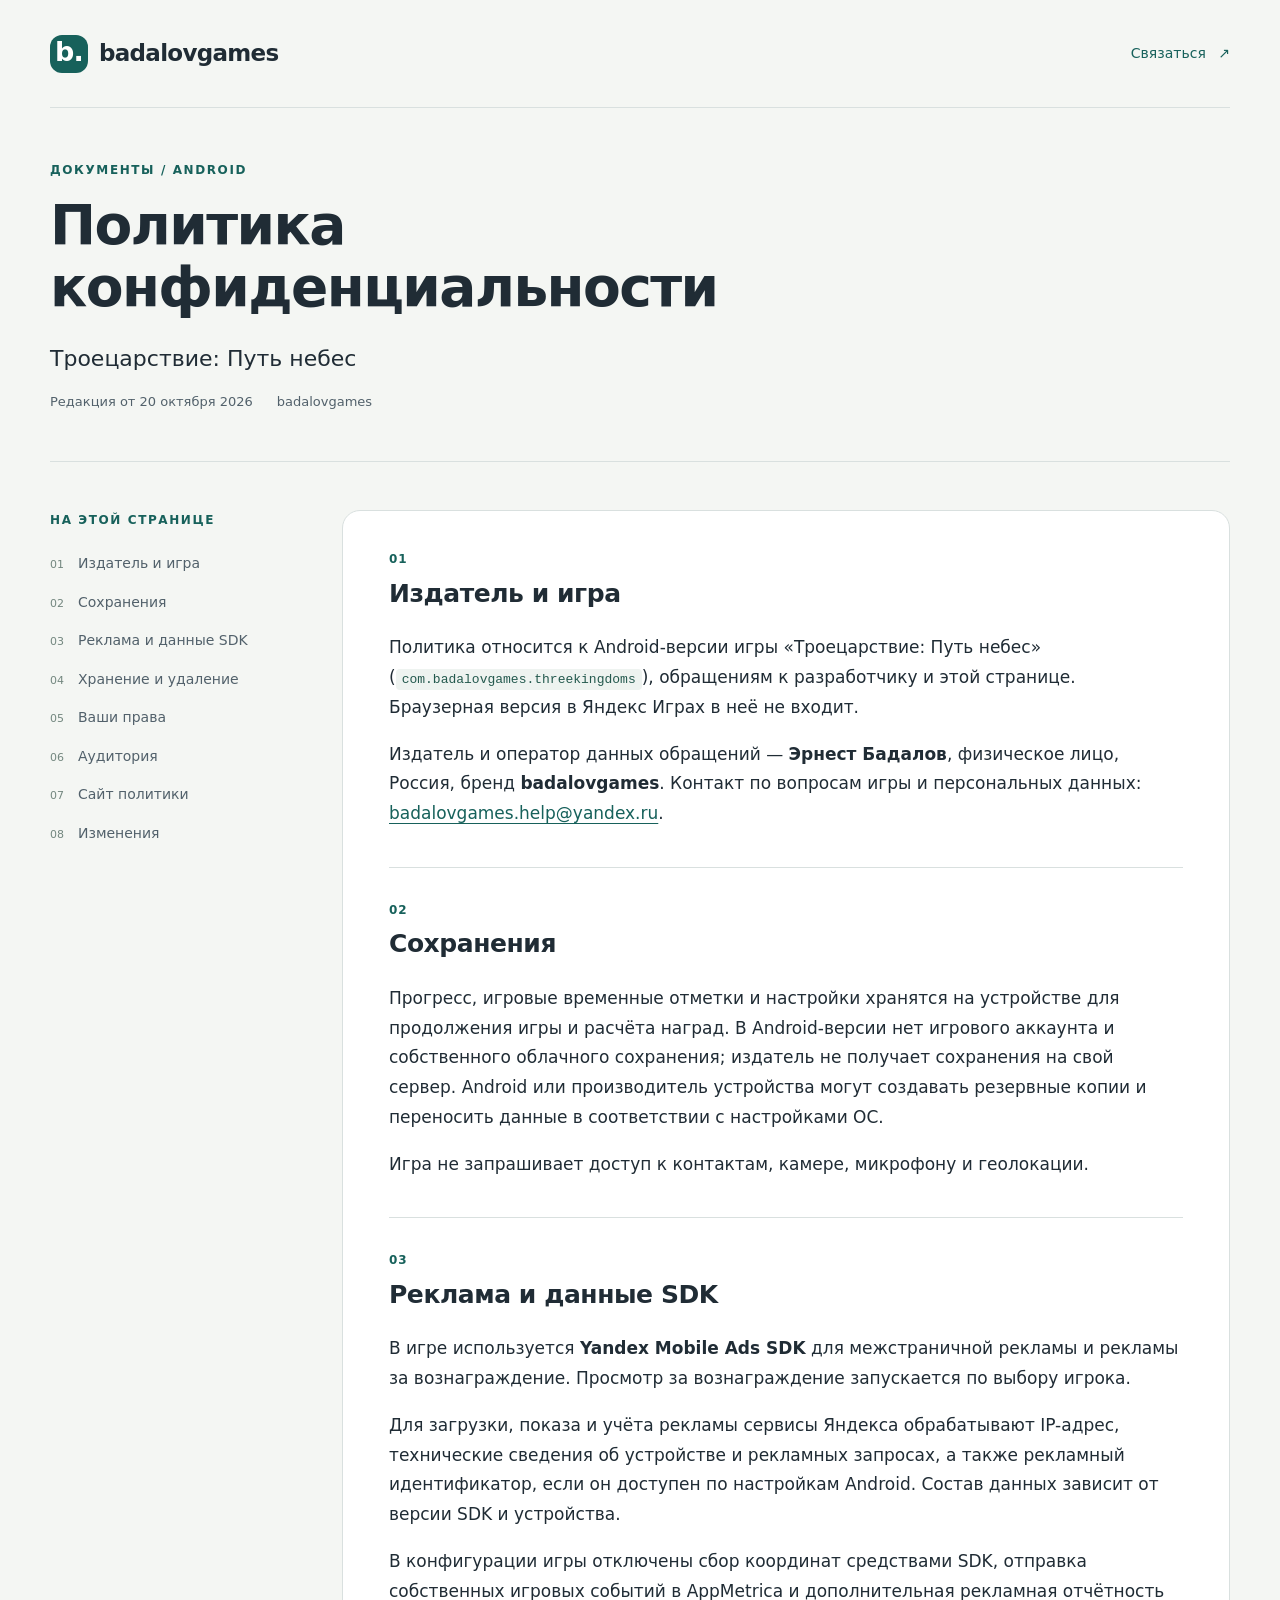
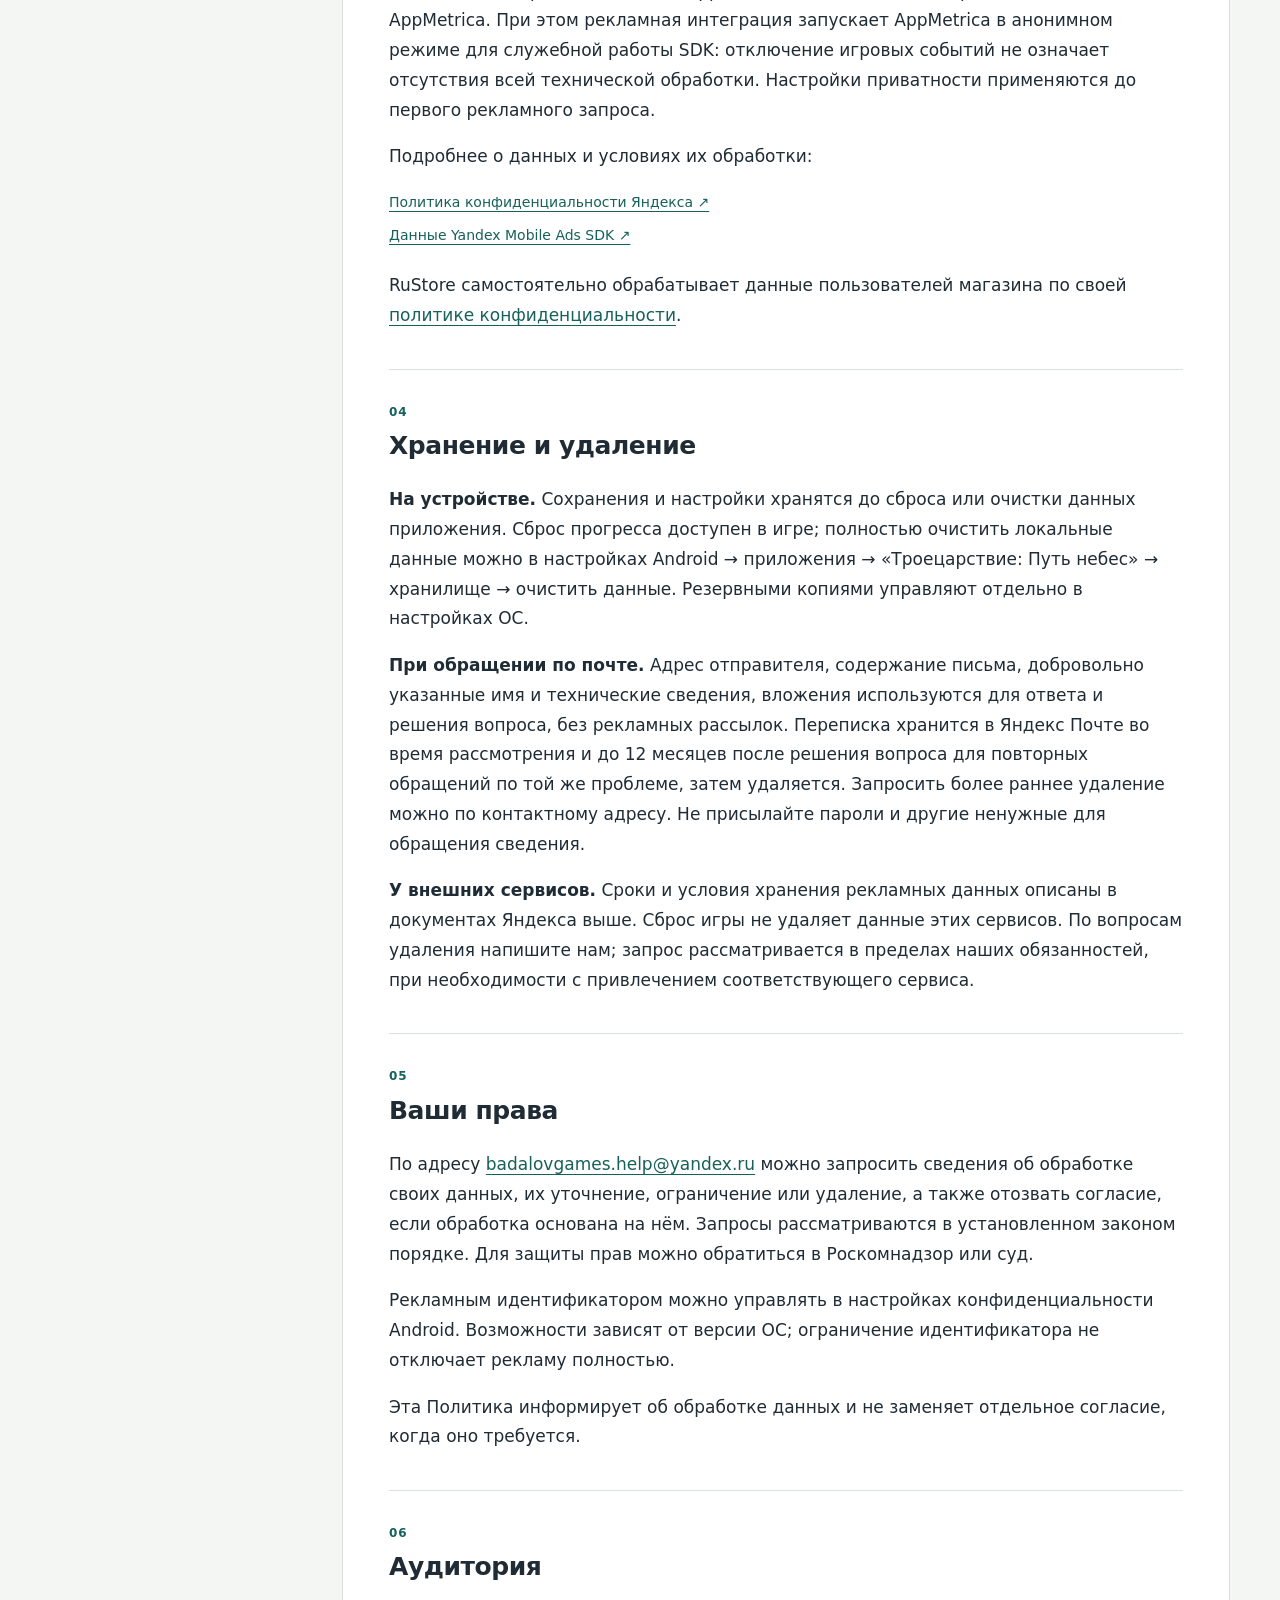
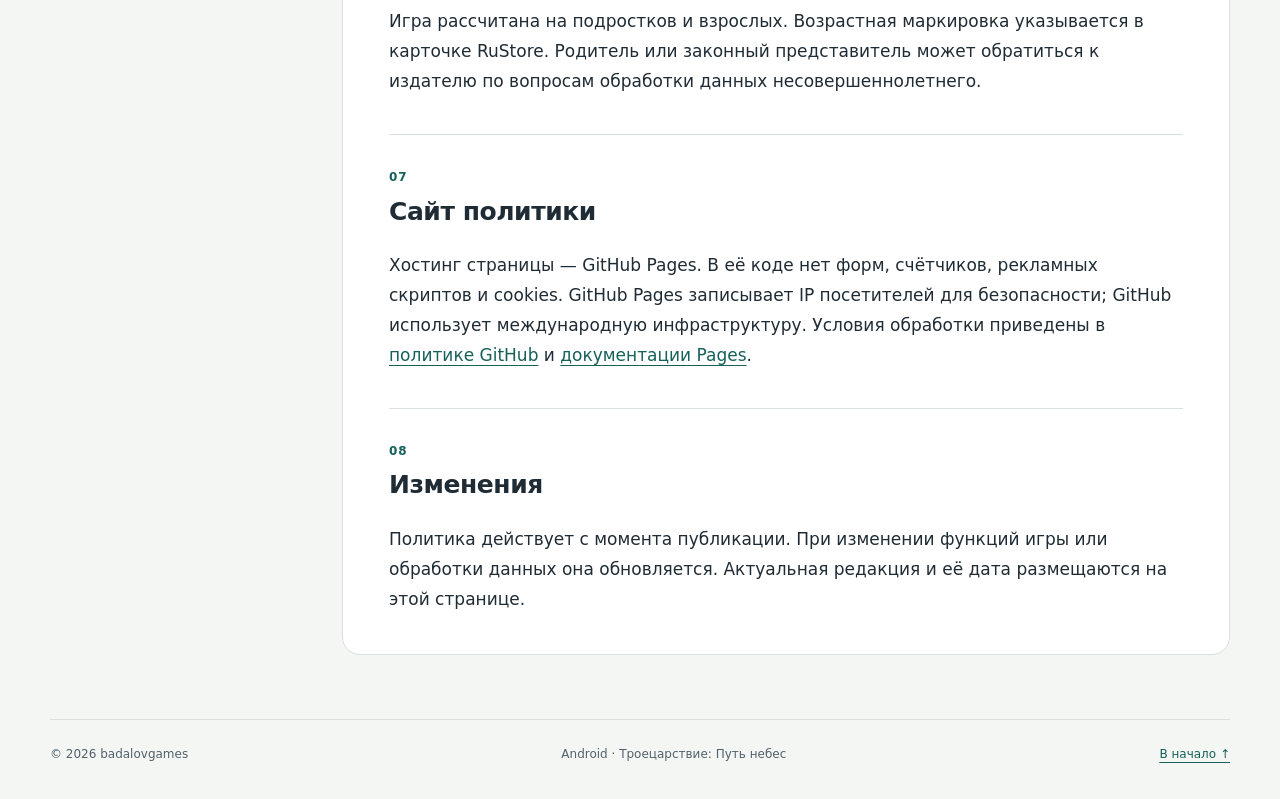
<file: index.html>
<!doctype html>
<html lang="ru">
<head>
  <meta charset="utf-8">
  <meta name="viewport" content="width=device-width, initial-scale=1">
  <meta name="color-scheme" content="light">
  <meta name="referrer" content="no-referrer">
  <meta name="robots" content="noindex, nofollow">
  <meta name="description" content="Политика конфиденциальности Android-игры «Троецарствие: Путь небес». Издатель — Эрнест Бадалов, badalovgames.">
  <title>Политика конфиденциальности — badalovgames</title>
  <link rel="stylesheet" href="styles.css">
</head>
<body>
  <a class="skip-link" href="#content">Перейти к документу</a>
  <header class="site-header">
    <a class="brand" href="./" aria-label="badalovgames, начало страницы"><span class="brand-mark" aria-hidden="true">b.</span>badalovgames</a>
    <a class="header-contact" href="mailto:badalovgames.help@yandex.ru">Связаться <span aria-hidden="true">↗</span></a>
  </header>
  <main id="content">
    <section class="hero" aria-labelledby="page-title">
      <p class="eyebrow">Документы / Android</p>
      <h1 id="page-title">Политика<br>конфиденциальности</h1>
      <p class="subtitle">Троецарствие: Путь небес</p>
      <div class="meta"><span>Редакция от <time datetime="2026-10-20">20 октября 2026</time></span><span>badalovgames</span></div>
    </section>
    <div class="layout">
      <aside class="sidebar">
        <nav aria-label="Содержание документа">
          <p class="nav-label">На этой странице</p>
          <ol>
            <li><a href="#scope">Издатель и игра</a></li>
            <li><a href="#data">Сохранения</a></li>
            <li><a href="#ads">Реклама и данные SDK</a></li>
            <li><a href="#storage">Хранение и удаление</a></li>
            <li><a href="#rights">Ваши права</a></li>
            <li><a href="#children">Аудитория</a></li>
            <li><a href="#website">Сайт политики</a></li>
            <li><a href="#changes">Изменения</a></li>
          </ol>
        </nav>
      </aside>
      <article class="document" aria-label="Текст политики">
        <section id="scope">
          <h2><span class="section-number">01</span>Издатель и игра</h2>
          <p>Политика относится к Android-версии игры «Троецарствие: Путь небес» (<code>com.badalovgames.threekingdoms</code>), обращениям к разработчику и этой странице. Браузерная версия в Яндекс Играх в неё не входит.</p>
          <p>Издатель и оператор данных обращений — <strong>Эрнест Бадалов</strong>, физическое лицо, Россия, бренд <strong>badalovgames</strong>. Контакт по вопросам игры и персональных данных: <a href="mailto:badalovgames.help@yandex.ru">badalovgames.help@yandex.ru</a>.</p>
        </section>
        <section id="data">
          <h2><span class="section-number">02</span>Сохранения</h2>
          <p>Прогресс, игровые временные отметки и настройки хранятся на устройстве для продолжения игры и расчёта наград. В Android-версии нет игрового аккаунта и собственного облачного сохранения; издатель не получает сохранения на свой сервер. Android или производитель устройства могут создавать резервные копии и переносить данные в соответствии с настройками ОС.</p>
          <p>Игра не запрашивает доступ к контактам, камере, микрофону и геолокации.</p>
        </section>
        <section id="ads">
          <h2><span class="section-number">03</span>Реклама и данные SDK</h2>
          <p>В игре используется <strong>Yandex Mobile Ads SDK</strong> для межстраничной рекламы и рекламы за вознаграждение. Просмотр за вознаграждение запускается по выбору игрока.</p>
          <p>Для загрузки, показа и учёта рекламы сервисы Яндекса обрабатывают IP-адрес, технические сведения об устройстве и рекламных запросах, а также рекламный идентификатор, если он доступен по настройкам Android. Состав данных зависит от версии SDK и устройства.</p>
          <p>В конфигурации игры отключены сбор координат средствами SDK, отправка собственных игровых событий в AppMetrica и дополнительная рекламная отчётность AppMetrica. При этом рекламная интеграция запускает AppMetrica в анонимном режиме для служебной работы SDK: отключение игровых событий не означает отсутствия всей технической обработки. Настройки приватности применяются до первого рекламного запроса.</p>
          <p>Подробнее о данных и условиях их обработки:</p>
          <ul class="source-links">
            <li><a href="https://yandex.ru/legal/confidential/ru/" rel="noreferrer">Политика конфиденциальности Яндекса ↗</a></li>
            <li><a href="https://ads.yandex.com/helpcenter/ru/dev/android/app-privacy-android" rel="noreferrer">Данные Yandex Mobile Ads SDK ↗</a></li>
          </ul>
          <p>RuStore самостоятельно обрабатывает данные пользователей магазина по своей <a href="https://www.rustore.ru/help/legal/privacy-policy-users" rel="noreferrer">политике конфиденциальности</a>.</p>
        </section>
        <section id="storage">
          <h2><span class="section-number">04</span>Хранение и удаление</h2>
          <p><strong>На устройстве.</strong> Сохранения и настройки хранятся до сброса или очистки данных приложения. Сброс прогресса доступен в игре; полностью очистить локальные данные можно в настройках Android → приложения → «Троецарствие: Путь небес» → хранилище → очистить данные. Резервными копиями управляют отдельно в настройках ОС.</p>
          <p><strong>При обращении по почте.</strong> Адрес отправителя, содержание письма, добровольно указанные имя и технические сведения, вложения используются для ответа и решения вопроса, без рекламных рассылок. Переписка хранится в Яндекс Почте во время рассмотрения и до 12 месяцев после решения вопроса для повторных обращений по той же проблеме, затем удаляется. Запросить более раннее удаление можно по контактному адресу. Не присылайте пароли и другие ненужные для обращения сведения.</p>
          <p><strong>У внешних сервисов.</strong> Сроки и условия хранения рекламных данных описаны в документах Яндекса выше. Сброс игры не удаляет данные этих сервисов. По вопросам удаления напишите нам; запрос рассматривается в пределах наших обязанностей, при необходимости с привлечением соответствующего сервиса.</p>
        </section>
        <section id="rights">
          <h2><span class="section-number">05</span>Ваши права</h2>
          <p>По адресу <a href="mailto:badalovgames.help@yandex.ru">badalovgames.help@yandex.ru</a> можно запросить сведения об обработке своих данных, их уточнение, ограничение или удаление, а также отозвать согласие, если обработка основана на нём. Запросы рассматриваются в установленном законом порядке. Для защиты прав можно обратиться в Роскомнадзор или суд.</p>
          <p>Рекламным идентификатором можно управлять в настройках конфиденциальности Android. Возможности зависят от версии ОС; ограничение идентификатора не отключает рекламу полностью.</p>
          <p>Эта Политика информирует об обработке данных и не заменяет отдельное согласие, когда оно требуется.</p>
        </section>
        <section id="children">
          <h2><span class="section-number">06</span>Аудитория</h2>
          <p>Игра рассчитана на подростков и взрослых. Возрастная маркировка указывается в карточке RuStore. Родитель или законный представитель может обратиться к издателю по вопросам обработки данных несовершеннолетнего.</p>
        </section>
        <section id="website">
          <h2><span class="section-number">07</span>Сайт политики</h2>
          <p>Хостинг страницы — GitHub Pages. В её коде нет форм, счётчиков, рекламных скриптов и cookies. GitHub Pages записывает IP посетителей для безопасности; GitHub использует международную инфраструктуру. Условия обработки приведены в <a href="https://docs.github.com/en/site-policy/privacy-policies/github-general-privacy-statement" rel="noreferrer">политике GitHub</a> и <a href="https://docs.github.com/en/pages/getting-started-with-github-pages/what-is-github-pages#data-collection" rel="noreferrer">документации Pages</a>.</p>
        </section>
        <section id="changes">
          <h2><span class="section-number">08</span>Изменения</h2>
          <p>Политика действует с момента публикации. При изменении функций игры или обработки данных она обновляется. Актуальная редакция и её дата размещаются на этой странице.</p>
        </section>
      </article>
    </div>
  </main>
  <footer class="site-footer"><span>© 2026 badalovgames</span><span>Android · Троецарствие: Путь небес</span><a href="#page-title">В начало ↑</a></footer>
</body>
</html>
</file>
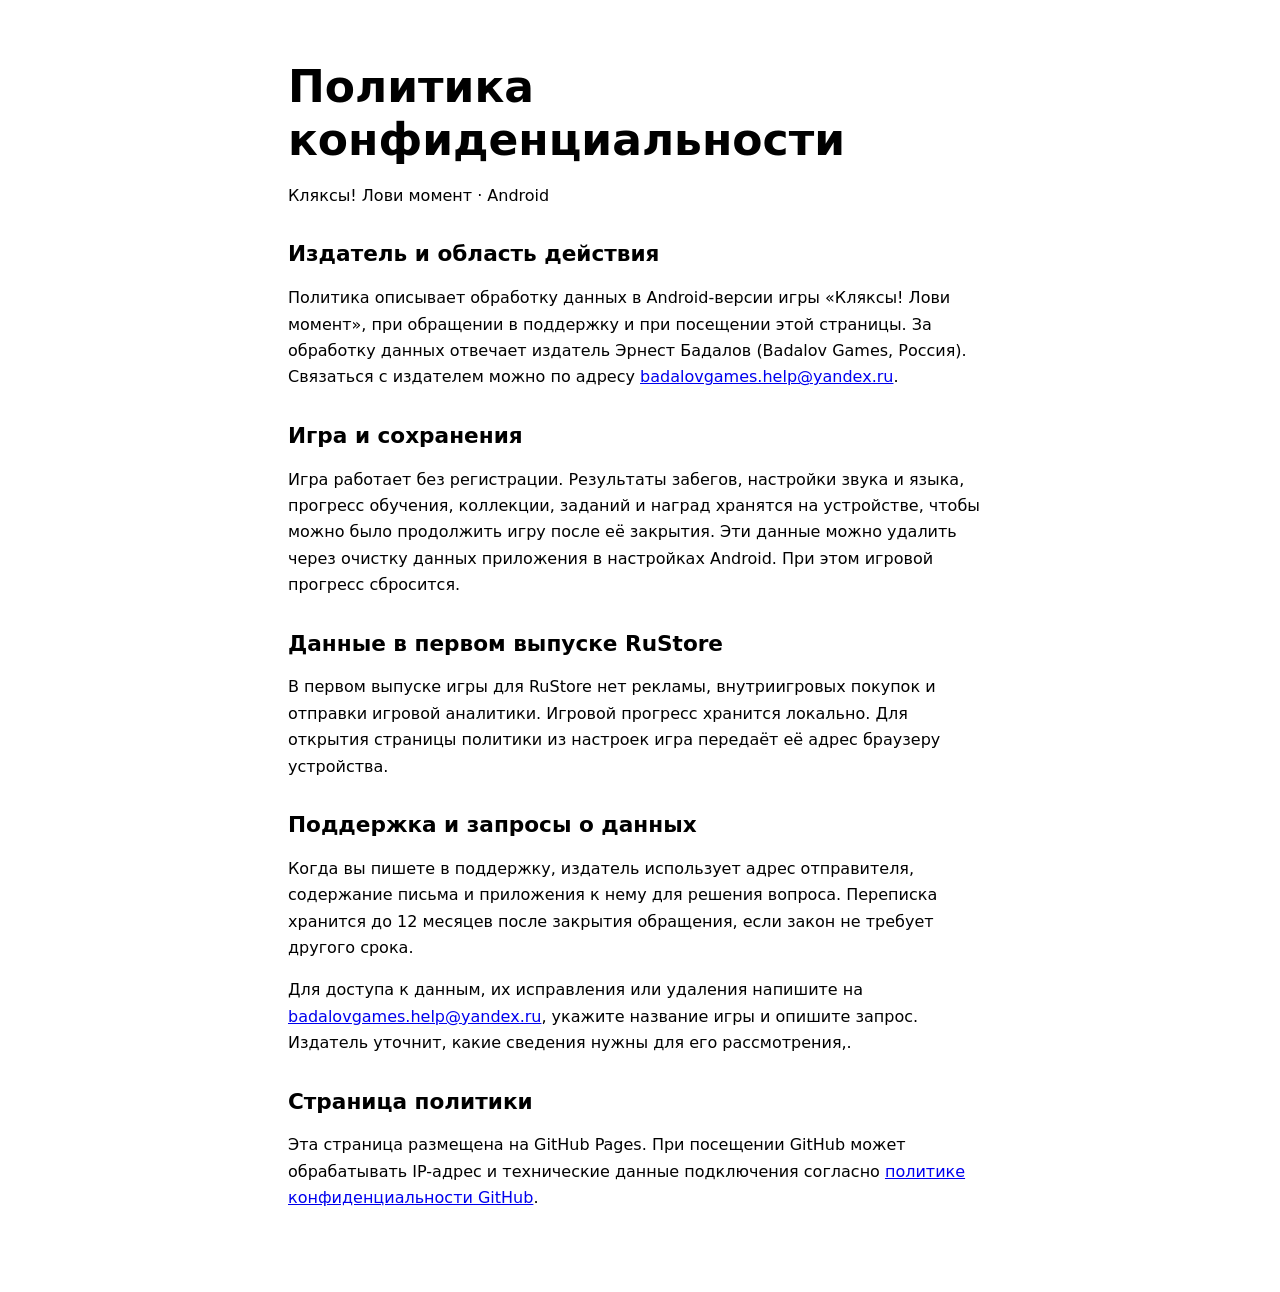
<file: inkblots-privacy.html>
<!doctype html>
<html lang="ru">
<head>
  <meta charset="utf-8">
  <meta name="viewport" content="width=device-width, initial-scale=1">
  <title>Политика конфиденциальности — Кляксы! Лови момент</title>
  <style>
    :root { color-scheme: light dark; }
    body { max-width: 44rem; margin: auto; padding: 2rem 1.25rem 4rem; font: 1rem/1.65 system-ui, sans-serif; }
    h1, h2 { line-height: 1.2; }
    h1 { font-size: clamp(1.8rem, 6vw, 2.75rem); margin-bottom: .5rem; }
    h2 { font-size: 1.35rem; margin-top: 2rem; }
    a { overflow-wrap: anywhere; }
  </style>
</head>
<body>
<main>
  <h1>Политика конфиденциальности</h1>
  <p>Кляксы! Лови момент · Android</p>

  <h2>Издатель и область действия</h2>
  <p>Политика описывает обработку данных в Android-версии игры «Кляксы! Лови момент», при обращении в поддержку и при посещении этой страницы. За обработку данных отвечает издатель Эрнест Бадалов (Badalov Games, Россия). Связаться с издателем можно по адресу <a href="mailto:badalovgames.help@yandex.ru">badalovgames.help@yandex.ru</a>.</p>

  <h2>Игра и сохранения</h2>
  <p>Игра работает без регистрации. Результаты забегов, настройки звука и языка, прогресс обучения, коллекции, заданий и наград хранятся на устройстве, чтобы можно было продолжить игру после её закрытия. Эти данные можно удалить через очистку данных приложения в настройках Android. При этом игровой прогресс сбросится.</p>

  <h2>Данные в первом выпуске RuStore</h2>
  <p>В первом выпуске игры для RuStore нет рекламы, внутриигровых покупок и отправки игровой аналитики. Игровой прогресс хранится локально. Для открытия страницы политики из настроек игра передаёт её адрес браузеру устройства.</p>

  <h2>Поддержка и запросы о данных</h2>
  <p>Когда вы пишете в поддержку, издатель использует адрес отправителя, содержание письма и приложения к нему для решения вопроса. Переписка хранится до 12 месяцев после закрытия обращения, если закон не требует другого срока.</p>
  <p>Для доступа к данным, их исправления или удаления напишите на <a href="mailto:badalovgames.help@yandex.ru">badalovgames.help@yandex.ru</a>, укажите название игры и опишите запрос. Издатель уточнит, какие сведения нужны для его рассмотрения,.</p>

  <h2>Страница политики</h2>
  <p>Эта страница размещена на GitHub Pages. При посещении GitHub может обрабатывать IP-адрес и технические данные подключения согласно <a href="https://docs.github.com/en/site-policy/privacy-policies/github-general-privacy-statement">политике конфиденциальности GitHub</a>.</p>
</main>
</body>
</html>
</file>
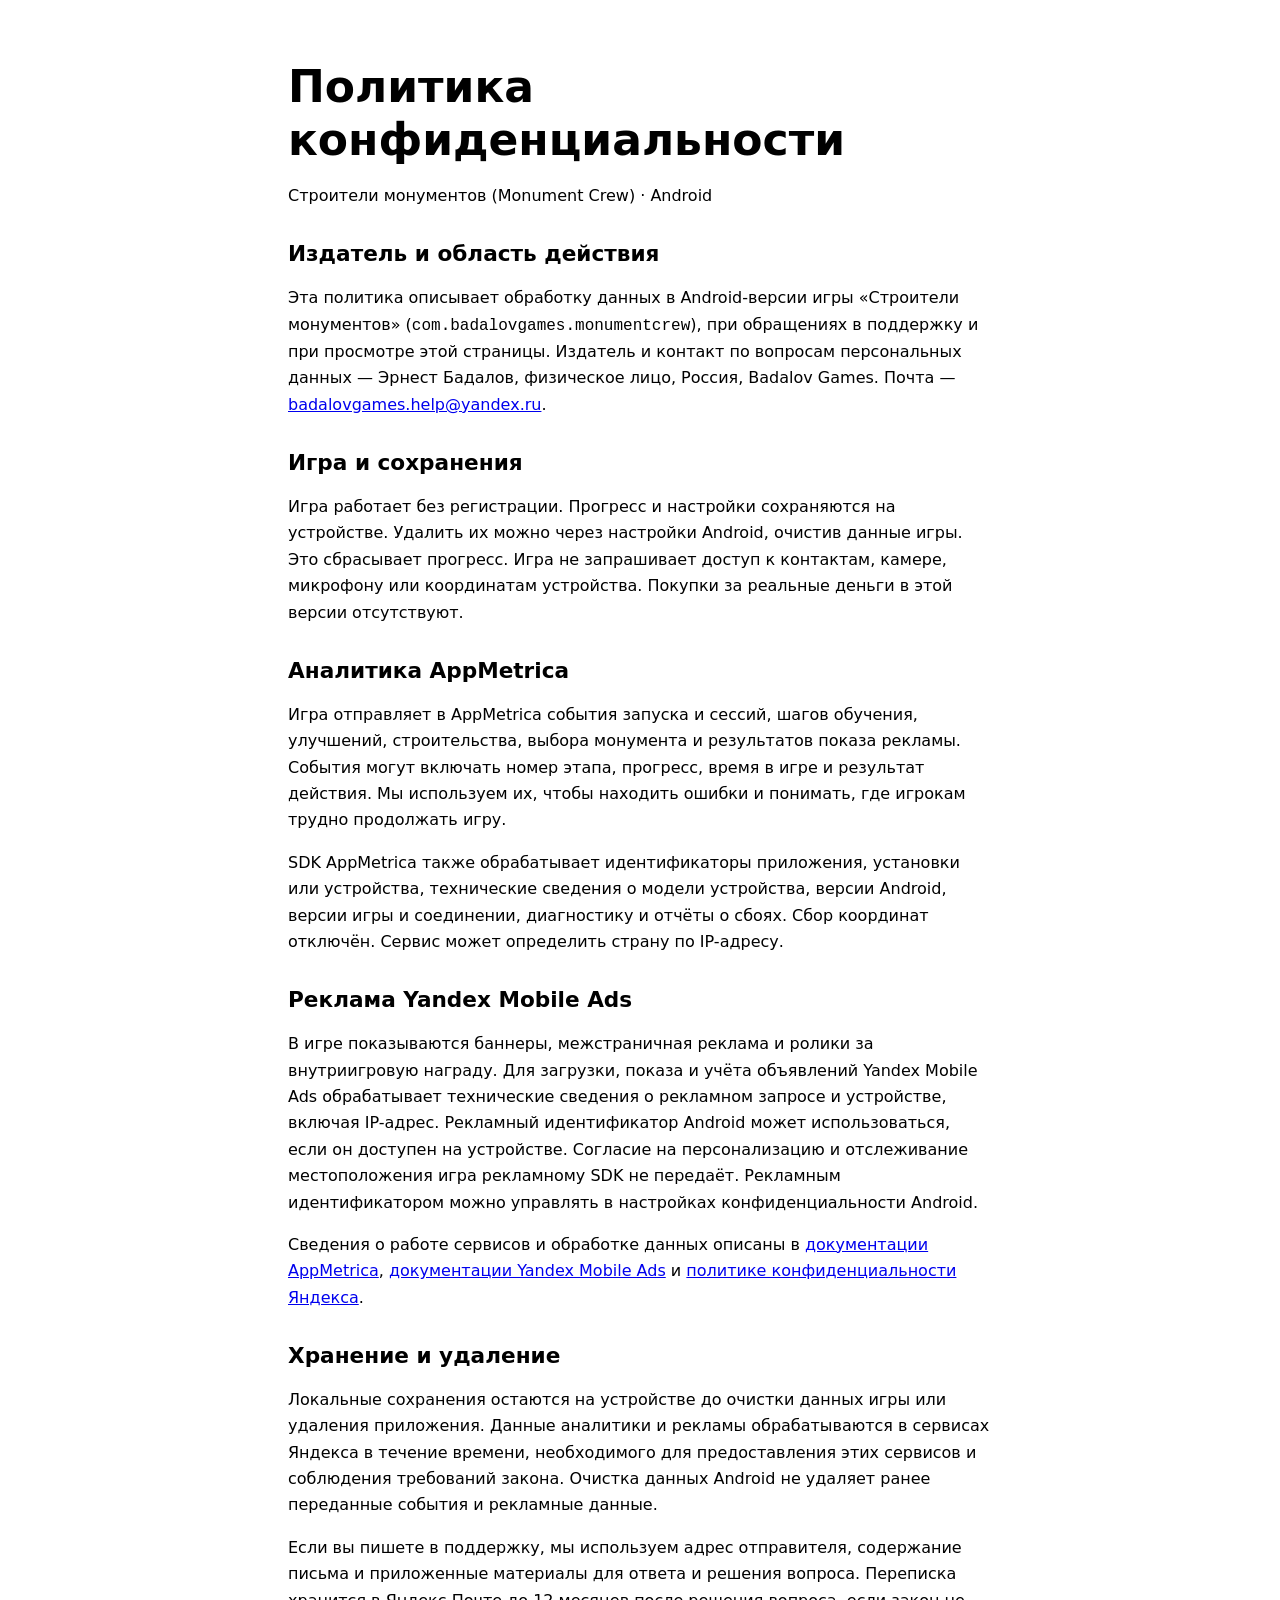
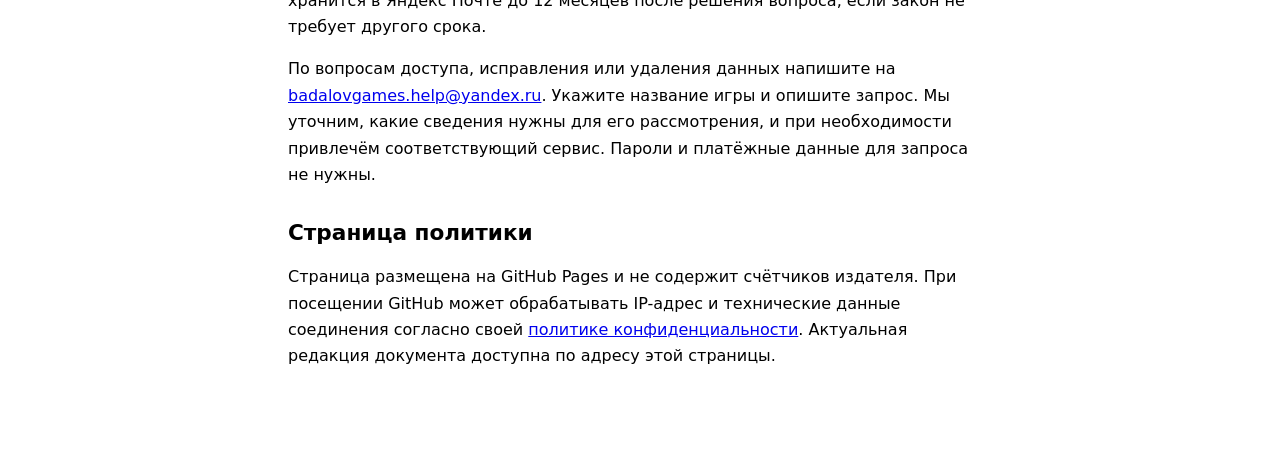
<file: monument-crew-privacy.html>
<!doctype html>
<html lang="ru">
<head>
  <meta charset="utf-8">
  <meta name="viewport" content="width=device-width, initial-scale=1">
  <title>Политика конфиденциальности — Строители монументов</title>
  <style>
    :root { color-scheme: light dark; }
    body { max-width: 44rem; margin: auto; padding: 2rem 1.25rem 4rem; font: 1rem/1.65 system-ui, sans-serif; }
    h1, h2 { line-height: 1.2; }
    h1 { font-size: clamp(1.8rem, 6vw, 2.75rem); margin-bottom: .5rem; }
    h2 { font-size: 1.35rem; margin-top: 2rem; }
    a { overflow-wrap: anywhere; }
  </style>
</head>
<body>
<main>
  <h1>Политика конфиденциальности</h1>
  <p>Строители монументов (Monument Crew) · Android</p>

  <h2>Издатель и область действия</h2>
  <p>Эта политика описывает обработку данных в Android-версии игры «Строители монументов» (<code>com.badalovgames.monumentcrew</code>), при обращениях в поддержку и при просмотре этой страницы. Издатель и контакт по вопросам персональных данных — Эрнест Бадалов, физическое лицо, Россия, Badalov Games. Почта — <a href="mailto:badalovgames.help@yandex.ru">badalovgames.help@yandex.ru</a>.</p>

  <h2>Игра и сохранения</h2>
  <p>Игра работает без регистрации. Прогресс и настройки сохраняются на устройстве. Удалить их можно через настройки Android, очистив данные игры. Это сбрасывает прогресс. Игра не запрашивает доступ к контактам, камере, микрофону или координатам устройства. Покупки за реальные деньги в этой версии отсутствуют.</p>

  <h2>Аналитика AppMetrica</h2>
  <p>Игра отправляет в AppMetrica события запуска и сессий, шагов обучения, улучшений, строительства, выбора монумента и результатов показа рекламы. События могут включать номер этапа, прогресс, время в игре и результат действия. Мы используем их, чтобы находить ошибки и понимать, где игрокам трудно продолжать игру.</p>
  <p>SDK AppMetrica также обрабатывает идентификаторы приложения, установки или устройства, технические сведения о модели устройства, версии Android, версии игры и соединении, диагностику и отчёты о сбоях. Сбор координат отключён. Сервис может определить страну по IP-адресу.</p>

  <h2>Реклама Yandex Mobile Ads</h2>
  <p>В игре показываются баннеры, межстраничная реклама и ролики за внутриигровую награду. Для загрузки, показа и учёта объявлений Yandex Mobile Ads обрабатывает технические сведения о рекламном запросе и устройстве, включая IP-адрес. Рекламный идентификатор Android может использоваться, если он доступен на устройстве. Согласие на персонализацию и отслеживание местоположения игра рекламному SDK не передаёт. Рекламным идентификатором можно управлять в настройках конфиденциальности Android.</p>
  <p>Сведения о работе сервисов и обработке данных описаны в <a href="https://appmetrica.yandex.ru/docs/ru/data-security/google-data-safety">документации AppMetrica</a>, <a href="https://ads.yandex.com/helpcenter/ru/dev/android/app-privacy-android">документации Yandex Mobile Ads</a> и <a href="https://yandex.ru/legal/confidential/ru/">политике конфиденциальности Яндекса</a>.</p>

  <h2>Хранение и удаление</h2>
  <p>Локальные сохранения остаются на устройстве до очистки данных игры или удаления приложения. Данные аналитики и рекламы обрабатываются в сервисах Яндекса в течение времени, необходимого для предоставления этих сервисов и соблюдения требований закона. Очистка данных Android не удаляет ранее переданные события и рекламные данные.</p>
  <p>Если вы пишете в поддержку, мы используем адрес отправителя, содержание письма и приложенные материалы для ответа и решения вопроса. Переписка хранится в Яндекс Почте до 12 месяцев после решения вопроса, если закон не требует другого срока.</p>
  <p>По вопросам доступа, исправления или удаления данных напишите на <a href="mailto:badalovgames.help@yandex.ru">badalovgames.help@yandex.ru</a>. Укажите название игры и опишите запрос. Мы уточним, какие сведения нужны для его рассмотрения, и при необходимости привлечём соответствующий сервис. Пароли и платёжные данные для запроса не нужны.</p>

  <h2>Страница политики</h2>
  <p>Страница размещена на GitHub Pages и не содержит счётчиков издателя. При посещении GitHub может обрабатывать IP-адрес и технические данные соединения согласно своей <a href="https://docs.github.com/en/site-policy/privacy-policies/github-general-privacy-statement">политике конфиденциальности</a>. Актуальная редакция документа доступна по адресу этой страницы.</p>
</main>
</body>
</html>
</file>
<file: styles.css>
:root{color-scheme:light;--ink:#202c35;--muted:#52616b;--accent:#17615b;--border:#d9e0df;--paper:#fff;--ground:#f4f6f3;--radius:18px}
*{box-sizing:border-box}html{scroll-padding-top:28px}body{margin:0;background:var(--ground);color:var(--ink);font:17px/1.75 system-ui,-apple-system,"Segoe UI",sans-serif;-webkit-font-smoothing:antialiased}a{color:var(--accent);text-underline-offset:4px;text-decoration-thickness:1px;overflow-wrap:anywhere}a:hover{text-decoration-thickness:2px}a:focus-visible{outline:3px solid #b17419;outline-offset:5px;border-radius:2px}.skip-link{position:absolute;top:-100px;left:20px;padding:12px;background:white;z-index:4}.skip-link:focus{top:10px}.site-header,main,.site-footer{width:min(1180px,calc(100% - 72px));margin-inline:auto}.site-header{display:flex;justify-content:space-between;align-items:center;gap:20px;min-height:108px;border-bottom:1px solid var(--border)}.brand{display:flex;align-items:center;gap:11px;font-size:23px;font-weight:750;letter-spacing:-.7px;color:var(--ink);text-decoration:none}.brand-mark{background:var(--accent);color:white;display:grid;place-items:center;width:38px;height:38px;border-radius:12px;font-size:27px;line-height:1;padding-bottom:4px}.header-contact{font-size:14px;text-decoration:none}.header-contact span{margin-left:8px}.draft{margin-top:28px;padding:14px 20px;border:1px solid #d7c89f;background:#fff8e5;color:#675020;border-radius:12px;font-size:14px;line-height:1.6}.draft strong{font-weight:650}.hero{padding:52px 0 48px;border-bottom:1px solid var(--border)}.eyebrow,.nav-label{color:var(--accent);font-size:12px;letter-spacing:1.6px;font-weight:750;text-transform:uppercase}.eyebrow{margin:0 0 14px}h1{font-size:clamp(30px,4.4vw,55px);line-height:1.12;letter-spacing:-1.6px;margin:0 0 22px;overflow-wrap:anywhere}.subtitle{font-size:22px;margin:0 0 12px}.meta{display:flex;flex-wrap:wrap;gap:8px 24px;font-size:13px;color:var(--muted)}.intro{max-width:670px;font-size:18px;color:var(--muted);margin:22px 0 0}.layout{display:grid;grid-template-columns:240px minmax(0,1fr);gap:52px;padding:48px 0 64px}.sidebar{min-width:0}.sidebar nav{margin-bottom:32px}.nav-label{display:block;margin:0 0 13px}.sidebar ol{list-style:none;padding:0;margin:0;counter-reset:section}.sidebar li{counter-increment:section}.sidebar li a{display:block;padding:7px 0;color:var(--muted);font-size:14px;text-decoration:none}.sidebar li a:before{content:counter(section,decimal-leading-zero);display:inline-block;width:28px;font-size:11px;color:#73877f}.sidebar li a:hover{color:var(--accent);text-decoration:underline}.contact-card{border-top:1px solid var(--border);padding-top:25px;font-size:13px}.contact-card p{margin:8px 0}.contact-card a{font-size:12px}.document{background:var(--paper);border:1px solid var(--border);border-radius:var(--radius);padding:40px 46px;min-width:0}.document section+section{margin-top:38px;padding-top:34px;border-top:1px solid var(--border)}h2{font-size:25px;line-height:1.35;margin:0 0 23px;letter-spacing:-.45px}.section-number{display:block;color:var(--accent);font-size:12px;font-weight:650;letter-spacing:1px;margin-bottom:9px}h3{font-size:18px;line-height:1.45;margin:25px 0 10px}p{margin:0 0 17px}p:last-child{margin-bottom:0}code{font:13px/1.8 ui-monospace,Consolas,monospace;background:#eef3f0;color:#24594e;padding:3px 6px;border-radius:4px;overflow-wrap:anywhere}.data-card{border-left:3px solid #9cbab0;padding-left:20px;margin-bottom:28px}.data-card h3{margin-top:0}.source-links{list-style:none;padding:0;margin:18px 0 24px;font-size:14px}.source-links li+li{margin-top:8px}.closing{background:#eef5f1;border:1px solid #dce9e1;border-radius:12px;padding:26px;margin-top:24px}.closing h3{font-size:24px;margin:0 0 10px}.closing p{font-size:15px}.closing a{font-size:15px}.site-footer{border-top:1px solid var(--border);padding:24px 0 34px;display:flex;flex-wrap:wrap;justify-content:space-between;gap:14px;font-size:12px;color:var(--muted)}
@media(max-width:900px){.layout{grid-template-columns:190px minmax(0,1fr);gap:25px}.document{padding:30px}.site-header,main,.site-footer{width:calc(100% - 40px)}.contact-card a{font-size:11px}}
@media(max-width:680px){body{font-size:16px;line-height:1.75}.site-header,main,.site-footer{width:calc(100% - 32px)}.site-header{min-height:82px;gap:14px}.brand{font-size:20px}.brand-mark{width:32px;height:32px;font-size:23px;border-radius:10px}.header-contact{font-size:12px;max-width:120px;text-align:right}.draft{margin-top:20px;padding:13px 15px;font-size:13px}.hero{padding:32px 0}.hero .eyebrow{font-size:11px}h1{font-size:clamp(25px,7.5vw,42px);letter-spacing:-1px;line-height:1.17}.subtitle{font-size:19px}.meta{font-size:12px;gap:4px 18px}.intro{font-size:16px;margin-top:18px}.layout{display:block;padding:28px 0 32px}.sidebar nav{margin-bottom:24px}.sidebar ol{display:grid;grid-template-columns:repeat(2,minmax(0,1fr));gap:0 14px}.sidebar li a{font-size:12px;min-height:44px;line-height:1.5;padding:10px 0}.sidebar li a:before{width:22px}.contact-card{display:none}.document{padding:25px 21px;border-radius:14px}.document section+section{margin-top:28px;padding-top:28px}h2{font-size:22px;margin-bottom:18px}h3{font-size:17px}code{font-size:12px}.data-card{padding-left:14px}.closing{padding:20px}.closing a{font-size:13px}.site-footer{font-size:11px}.source-links{font-size:13px}}
.review-note{border:1px solid #d7c89f;background:#fff8e5;color:#675020;border-radius:10px;padding:17px 20px;margin:20px 0;font-size:15px}.review-note h3{font-size:15px;margin:0 0 9px}.review-note p:last-child{margin-bottom:0}
@media print{body{background:white;font-size:11pt;line-height:1.5}.site-header,main,.site-footer{width:100%}.header-contact,.sidebar,.site-footer,.skip-link{display:none}.hero{padding:20px 0}.hero h1{font-size:26pt;letter-spacing:0}.draft{font-size:10pt}.layout{display:block;padding-top:20px}.document{border:0;padding:0}.document section+section{margin-top:20px;padding-top:16px}h2{font-size:17pt;break-after:avoid}h3{break-after:avoid}a{color:inherit}.closing{background:white}.data-card{break-inside:avoid}.review-note{background:white;color:inherit}}
</file>
